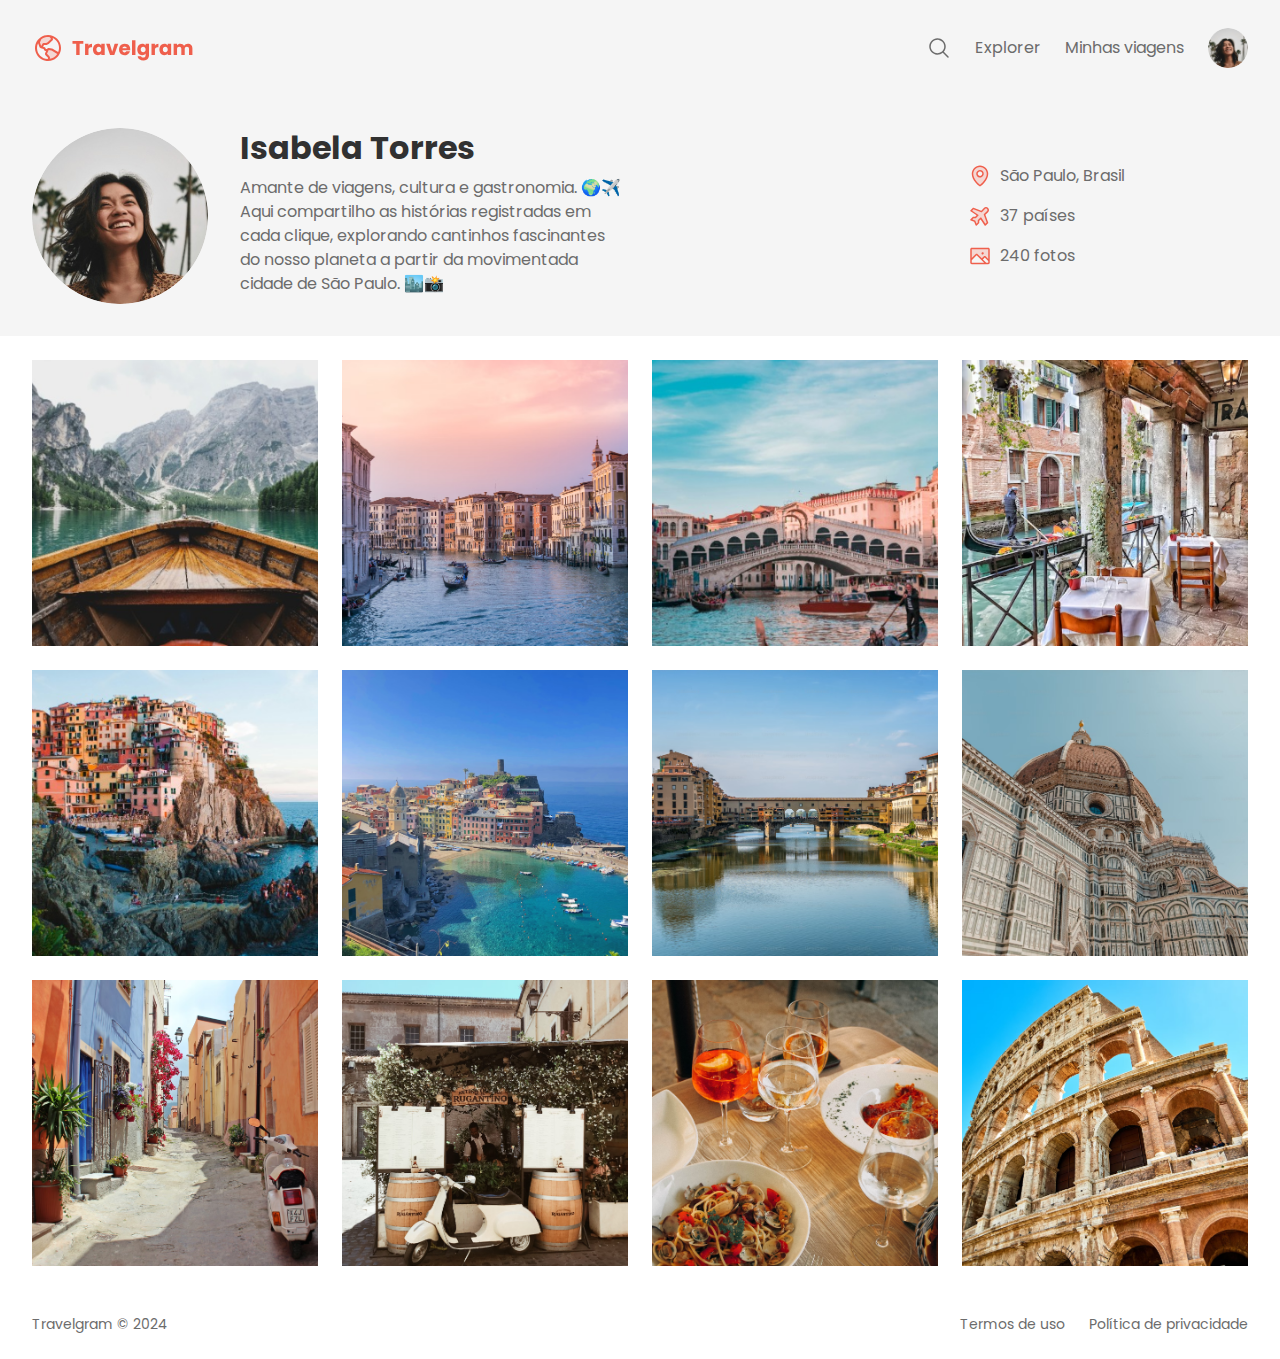
<file: index.html>
<!DOCTYPE html>
<html lang="pt-br">

<head>
    <link rel="preconnect" href="https://fonts.googleapis.com">
    <link rel="preconnect" href="https://fonts.gstatic.com" crossorigin>

    <meta charset="UTF-8">
    <meta name="viewport" content="width=device-width, initial-scale=1.0">
    <title>Travelgram | Seu perfil de viagens</title>

    <link rel="stylesheet" href="styles/index.css">
    <link href="https://fonts.googleapis.com/css2?family=Alice&family=Poppins:wght@400;700&display=swap" rel="stylesheet">
</head>

<body>
    <div class="bg-surface-color">
        <nav class="container">
            <a href=" " id="logo ">
                <img src="assets/Logo.svg " alt="Logo Travelgram " srcset=" ">
            </a>

            <ul id="primary-menu ">
                <li>
                    <a href="# ">
                        <img src="assets/icons/MagnifyingGlass.svg " alt="Icone de lupa search ">
                    </a>
                </li>
                <li>
                    <a href="# ">Explorer</a>
                </li>
                <li>
                    <a href="# ">Minhas viagens</a>
                </li>
                <li>
                    <a href="# ">
                        <img src="assets/Profile_pic.png " alt="Profile image ">
                    </a>
                </li>
            </ul>
        </nav>

        <header>
            <div class="container">
                <div id="profile">
                    <img src="assets/Profile_pic.png" alt="Avatar user profile">
                    <div>
                        <h1>Isabela Torres</h1>
                        <p>
                            Amante de viagens, cultura e gastronomia. 🌍✈️ <br> Aqui compartilho as histórias registradas em cada clique, explorando cantinhos fascinantes do nosso planeta a partir da movimentada cidade de São Paulo. 🏙️📸
                        </p>
                    </div>
                </div>
                <ul id="info">
                    <li>
                        <img src="assets/icons/MapPin.svg" alt="Icone de mapa">
                        <span>São Paulo, Brasil</span>
                    </li>
                    <li>
                        <img src="assets/icons/AirplaneTilt.svg" alt="Icone de avião">
                        <span>37 países</span>
                    </li>
                    <li>
                        <img src="assets/icons/Image.svg" alt="Icone de imagem">
                        <span>240 fotos</span>
                    </li>
                </ul>
            </div>
        </header>
    </div>
    <main class="container">
        <img src="assets/images/Image 01.png" alt="Imagens locais">
        <img src="assets/images/Image 02.png" alt="Imagens locais">
        <img src="assets/images/Image 03.png" alt="Imagens locais">
        <img src="assets/images/Image 04.png" alt="Imagens locais">
        <img src="assets/images/Image 05.png" alt="Imagens locais">
        <img src="assets/images/Image 06.png" alt="Imagens locais">
        <img src="assets/images/Image 07.png" alt="Imagens locais">
        <img src="assets/images/Image 08.png" alt="Imagens locais">
        <img src="assets/images/Image 09.png" alt="Imagens locais">
        <img src="assets/images/Image 10.png" alt="Imagens locais">
        <img src="assets/images/Image 11.png" alt="Imagens locais">
        <img src="assets/images/Image 12.png" alt="Imagens locais">
    </main>
    <footer class="container">
        <span>Travelgram &copy; 2024</span>
        <span>Termos de uso </span>
        <span>Política de privacidade</span>
    </footer>
</body>

</html>
</file>
<file: styles/index.css>
@import url(global.css);
@import url(nav.css);
@import url(header.css);
@import url(main.css);
@import url(footer.css);
</file>
